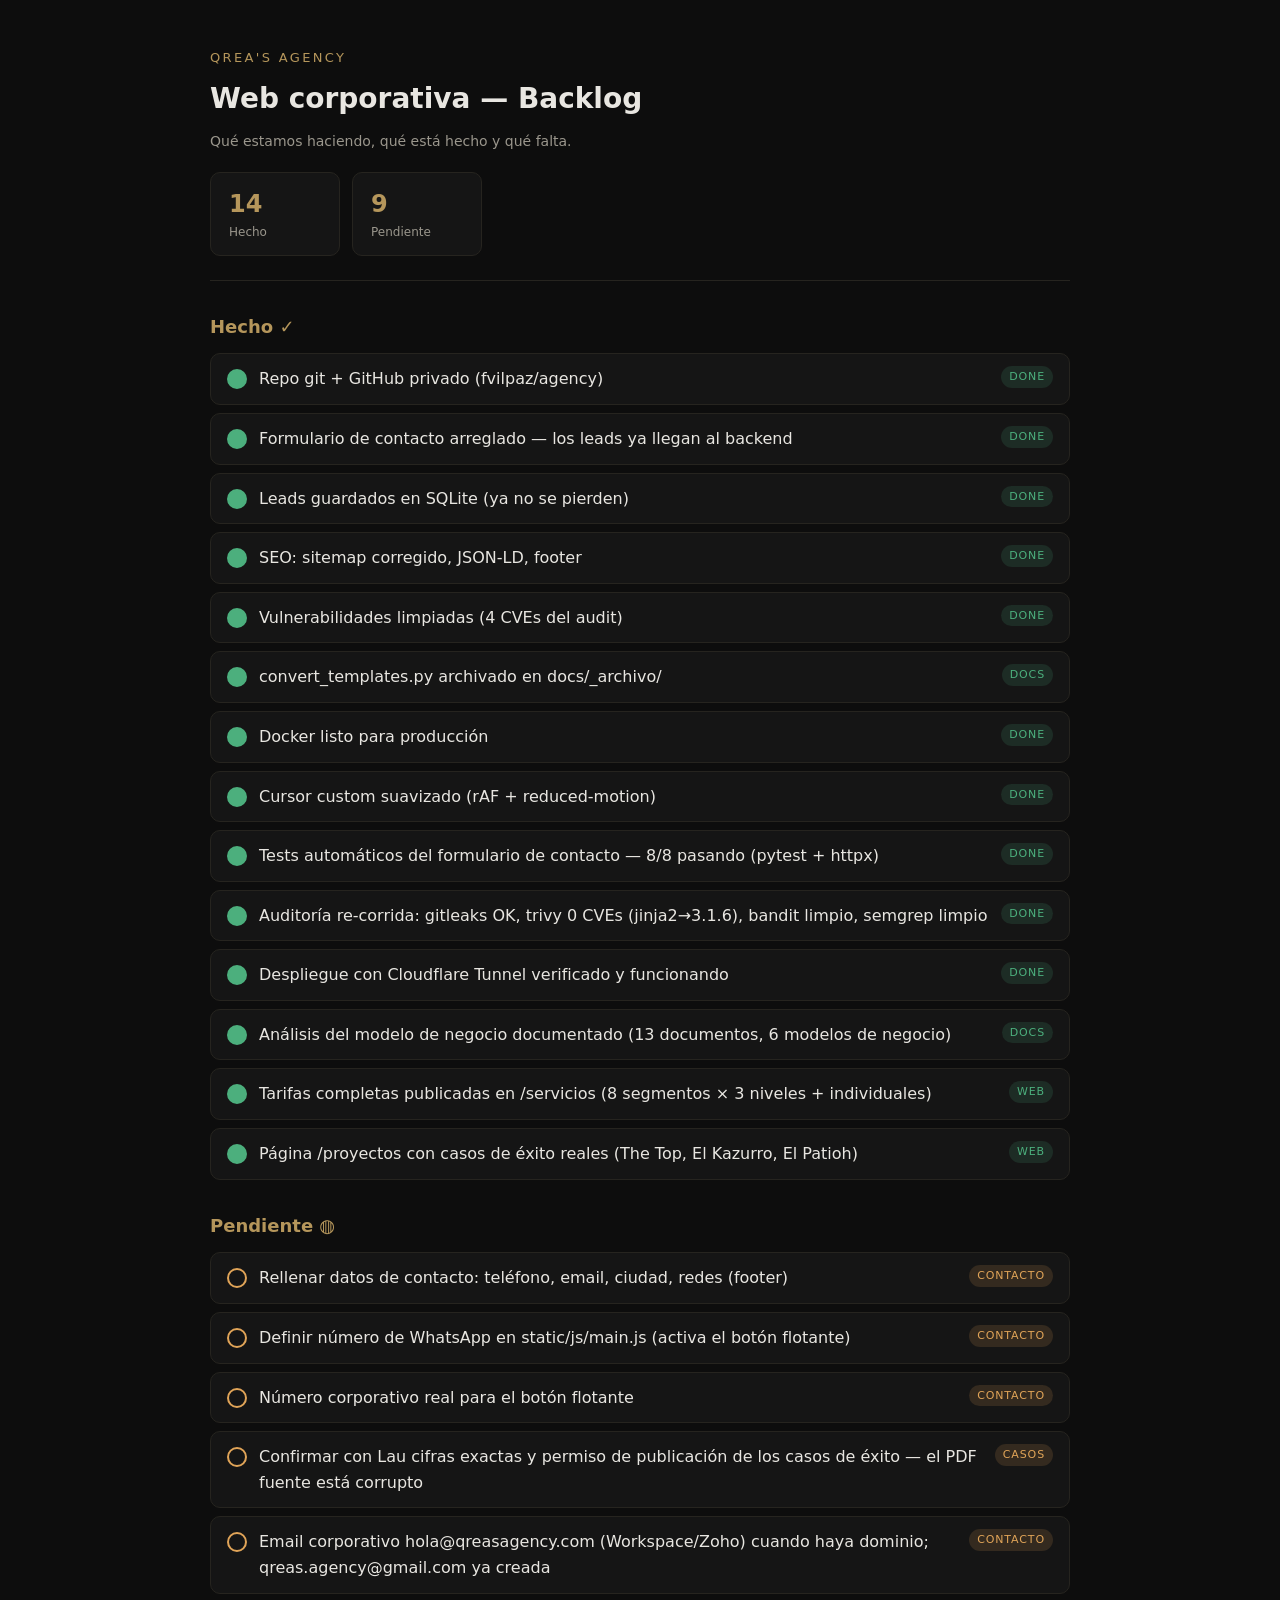
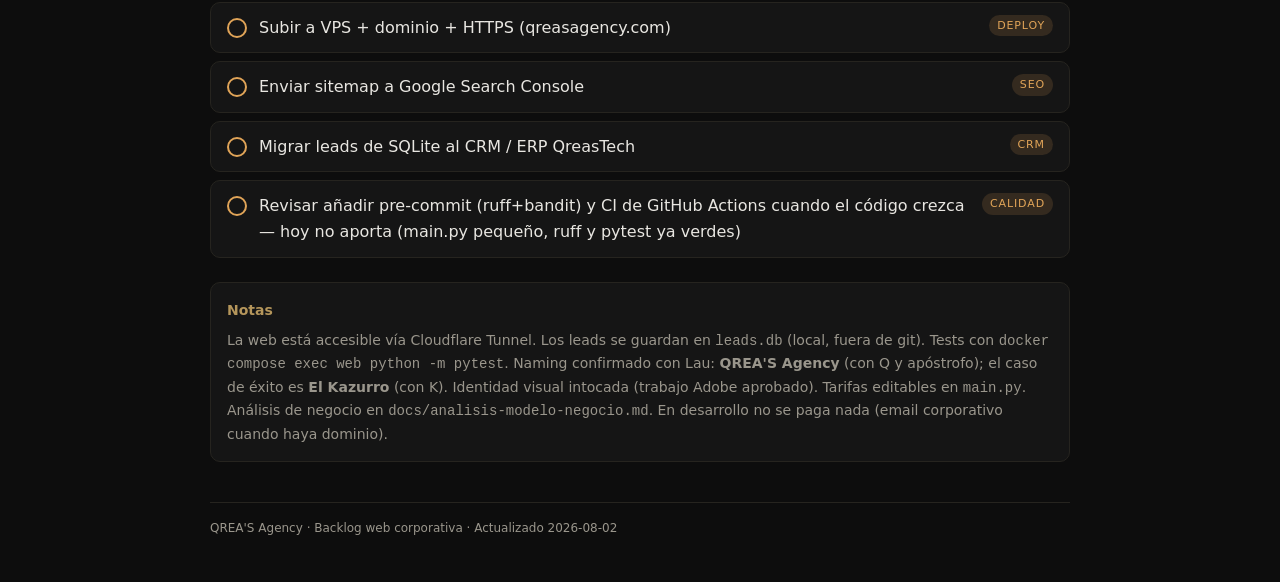
<file: docs/backlog.html>
<!DOCTYPE html>
<html lang="es">
<head>
<meta charset="UTF-8">
<meta name="viewport" content="width=device-width, initial-scale=1">
<title>Backlog — QREA'S Agency Web</title>
<style>
  :root{
    --bg:#0D0D0D; --card:#151515; --gold:#B5965B; --text:#E8E6E1;
    --muted:#9A968C; --line:#26241F; --ok:#4CAF7D; --todo:#E0A458;
  }
  *{box-sizing:border-box;margin:0;padding:0}
  body{background:var(--bg);color:var(--text);font-family:Inter,system-ui,-apple-system,sans-serif;line-height:1.6;padding:48px 20px}
  .wrap{max-width:860px;margin:0 auto}
  header{margin-bottom:32px;border-bottom:1px solid var(--line);padding-bottom:24px}
  .brand{color:var(--gold);font-size:13px;letter-spacing:.18em;text-transform:uppercase;margin-bottom:8px}
  h1{font-size:28px;font-weight:700}
  .meta{color:var(--muted);font-size:14px;margin-top:8px}
  .stats{display:flex;gap:12px;margin-top:20px;flex-wrap:wrap}
  .stat{background:var(--card);border:1px solid var(--line);border-radius:10px;padding:12px 18px;min-width:130px}
  .stat .n{font-size:24px;font-weight:700;color:var(--gold)}
  .stat .l{font-size:12px;color:var(--muted)}
  h2{font-size:18px;margin:32px 0 12px;color:var(--gold)}
  ul{list-style:none}
  li{background:var(--card);border:1px solid var(--line);border-radius:10px;padding:12px 16px;margin-bottom:8px;display:flex;gap:12px;align-items:flex-start}
  .chk{flex-shrink:0;width:20px;height:20px;border-radius:50%;border:2px solid var(--todo);margin-top:3px;display:inline-block}
  .chk.done{border-color:var(--ok);background:var(--ok)}
  .txt{flex:1}
  .tag{font-size:11px;letter-spacing:.08em;text-transform:uppercase;padding:2px 8px;border-radius:20px;margin-left:auto;white-space:nowrap}
  .tag.done{background:rgba(76,175,125,.15);color:var(--ok)}
  .tag.todo{background:rgba(224,164,88,.15);color:var(--todo)}
  .notes{margin-top:24px;background:var(--card);border:1px solid var(--line);border-radius:10px;padding:16px}
  .notes h3{color:var(--gold);font-size:14px;margin-bottom:8px}
  .notes p{color:var(--muted);font-size:14px}
  footer{margin-top:40px;color:var(--muted);font-size:12px;border-top:1px solid var(--line);padding-top:16px}
</style>
</head>
<body>
<div class="wrap">
  <header>
    <div class="brand">QREA'S Agency</div>
    <h1>Web corporativa — Backlog</h1>
    <p class="meta">Qué estamos haciendo, qué está hecho y qué falta.</p>
    <div class="stats">
      <div class="stat"><div class="n">14</div><div class="l">Hecho</div></div>
      <div class="stat"><div class="n">9</div><div class="l">Pendiente</div></div>
    </div>
  </header>

  <h2>Hecho ✓</h2>
  <ul>
    <li><span class="chk done"></span><span class="txt">Repo git + GitHub privado (fvilpaz/agency)</span><span class="tag done">done</span></li>
    <li><span class="chk done"></span><span class="txt">Formulario de contacto arreglado — los leads ya llegan al backend</span><span class="tag done">done</span></li>
    <li><span class="chk done"></span><span class="txt">Leads guardados en SQLite (ya no se pierden)</span><span class="tag done">done</span></li>
    <li><span class="chk done"></span><span class="txt">SEO: sitemap corregido, JSON-LD, footer</span><span class="tag done">done</span></li>
    <li><span class="chk done"></span><span class="txt">Vulnerabilidades limpiadas (4 CVEs del audit)</span><span class="tag done">done</span></li>
    <li><span class="chk done"></span><span class="txt">convert_templates.py archivado en docs/_archivo/</span><span class="tag done">docs</span></li>
    <li><span class="chk done"></span><span class="txt">Docker listo para producción</span><span class="tag done">done</span></li>
    <li><span class="chk done"></span><span class="txt">Cursor custom suavizado (rAF + reduced-motion)</span><span class="tag done">done</span></li>
    <li><span class="chk done"></span><span class="txt">Tests automáticos del formulario de contacto — 8/8 pasando (pytest + httpx)</span><span class="tag done">done</span></li>
    <li><span class="chk done"></span><span class="txt">Auditoría re-corrida: gitleaks OK, trivy 0 CVEs (jinja2→3.1.6), bandit limpio, semgrep limpio</span><span class="tag done">done</span></li>
    <li><span class="chk done"></span><span class="txt">Despliegue con Cloudflare Tunnel verificado y funcionando</span><span class="tag done">done</span></li>
    <li><span class="chk done"></span><span class="txt">Análisis del modelo de negocio documentado (13 documentos, 6 modelos de negocio)</span><span class="tag done">docs</span></li>
    <li><span class="chk done"></span><span class="txt">Tarifas completas publicadas en /servicios (8 segmentos × 3 niveles + individuales)</span><span class="tag done">web</span></li>
    <li><span class="chk done"></span><span class="txt">Página /proyectos con casos de éxito reales (The Top, El Kazurro, El Patioh)</span><span class="tag done">web</span></li>
  </ul>

  <h2>Pendiente ◍</h2>
  <ul>
    <li><span class="chk"></span><span class="txt">Rellenar datos de contacto: teléfono, email, ciudad, redes (footer)</span><span class="tag todo">contacto</span></li>
    <li><span class="chk"></span><span class="txt">Definir número de WhatsApp en static/js/main.js (activa el botón flotante)</span><span class="tag todo">contacto</span></li>
    <li><span class="chk"></span><span class="txt">Número corporativo real para el botón flotante</span><span class="tag todo">contacto</span></li>
    <li><span class="chk"></span><span class="txt">Confirmar con Lau cifras exactas y permiso de publicación de los casos de éxito — el PDF fuente está corrupto</span><span class="tag todo">casos</span></li>
    <li><span class="chk"></span><span class="txt">Email corporativo hola@qreasagency.com (Workspace/Zoho) cuando haya dominio; qreas.agency@gmail.com ya creada</span><span class="tag todo">contacto</span></li>
    <li><span class="chk"></span><span class="txt">Subir a VPS + dominio + HTTPS (qreasagency.com)</span><span class="tag todo">deploy</span></li>
    <li><span class="chk"></span><span class="txt">Enviar sitemap a Google Search Console</span><span class="tag todo">seo</span></li>
    <li><span class="chk"></span><span class="txt">Migrar leads de SQLite al CRM / ERP QreasTech</span><span class="tag todo">crm</span></li>
    <li><span class="chk"></span><span class="txt">Revisar añadir pre-commit (ruff+bandit) y CI de GitHub Actions cuando el código crezca — hoy no aporta (main.py pequeño, ruff y pytest ya verdes)</span><span class="tag todo">calidad</span></li>
  </ul>

  <div class="notes">
    <h3>Notas</h3>
    <p>La web está accesible vía Cloudflare Tunnel. Los leads se guardan en <code>leads.db</code> (local, fuera de git). Tests con <code>docker compose exec web python -m pytest</code>. Naming confirmado con Lau: <b>QREA'S Agency</b> (con Q y apóstrofo); el caso de éxito es <b>El Kazurro</b> (con K). Identidad visual intocada (trabajo Adobe aprobado). Tarifas editables en <code>main.py</code>. Análisis de negocio en <code>docs/analisis-modelo-negocio.md</code>. En desarrollo no se paga nada (email corporativo cuando haya dominio).</p>
  </div>

  <footer>QREA'S Agency · Backlog web corporativa · Actualizado 2026-08-02</footer>
</div>
</body>
</html>
</file>
